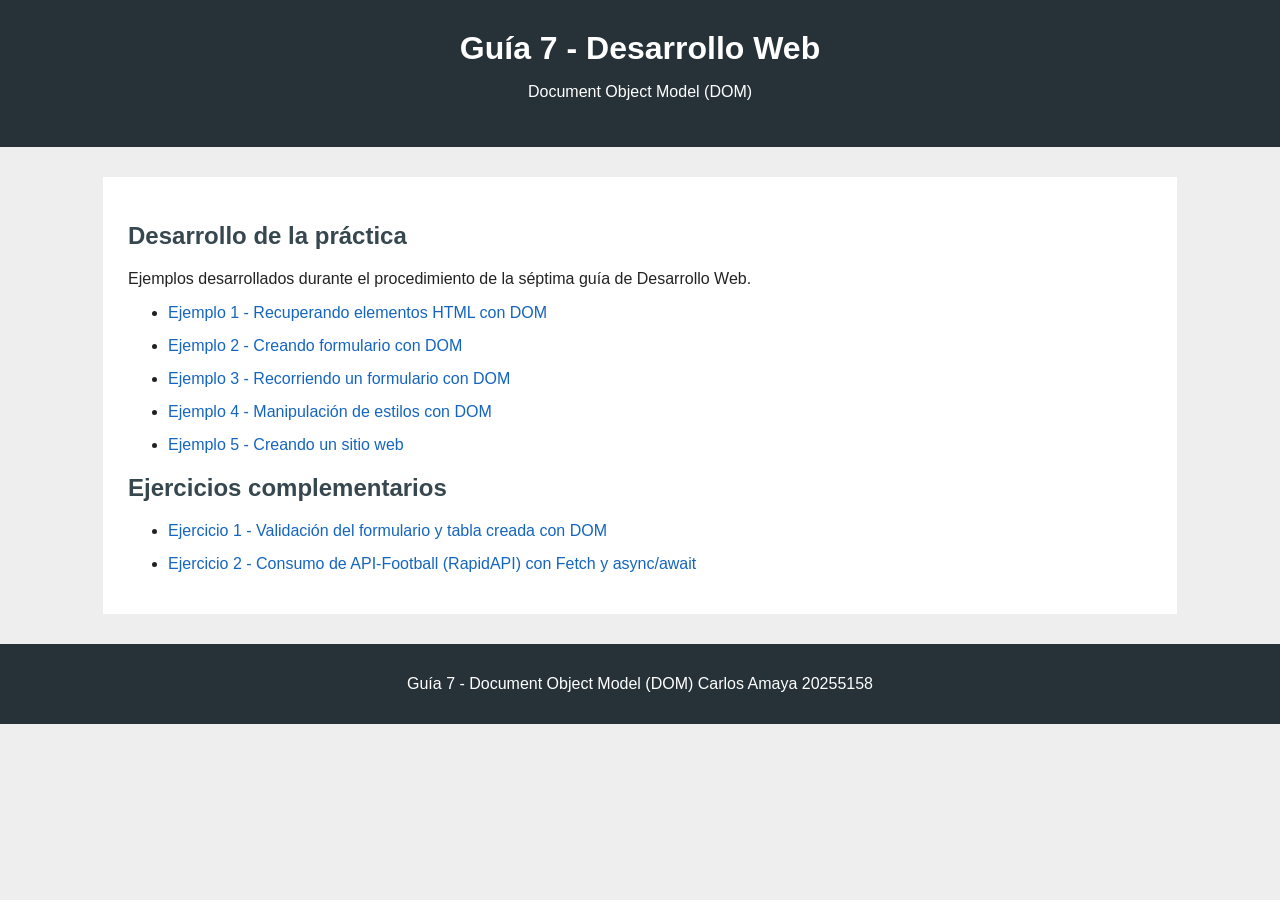
<file: index.html>
<!DOCTYPE html>

<html lang="es">

<head>
    <meta charset="UTF-8">
    <meta name="viewport" content="width=device-width, initial-scale=1.0">
    <title>Guía 7 - Desarrollo Web</title>
    <link rel="icon" href="img/js.png" sizes="32x32" type="image/png">
    <link rel="stylesheet" href="css/estilosIndex.css">
</head>

<body>

    <header id="encabezado">
        <h1>Guía 7 - Desarrollo Web</h1>
        <p>Document Object Model (DOM)</p>
    </header>

    <main>

        <h2>Desarrollo de la práctica</h2>

        <p>
            Ejemplos desarrollados durante el procedimiento
            de la séptima guía de Desarrollo Web.
        </p>

        <ul>
            <li>
                <a href="indexDom.html">Ejemplo 1 - Recuperando elementos HTML con DOM</a>
            </li>

            <li>
                <a href="pages/ejemplo1.html">Ejemplo 2 - Creando formulario con DOM</a>
            </li>

            <li>
                <a href="pages/ejemplo2.html">Ejemplo 3 - Recorriendo un formulario con DOM</a>
            </li>

            <li>
                <a href="pages/ejemplo3.html">Ejemplo 4 - Manipulación de estilos con DOM</a>
            </li>

            <li>
                <a href="pages/ejemplo4.html">Ejemplo 5 - Creando un sitio web</a>
            </li>
        </ul>

        <h2>Ejercicios complementarios</h2>

        <ul>
            <li>
                <a href="pages/validacion.html">Ejercicio 1 - Validación del formulario y tabla creada con DOM</a>
            </li>

            <li>
                <a href="pages/apiFutbol.html">Ejercicio 2 - Consumo de API-Football (RapidAPI) con Fetch y async/await</a>
            </li>
        </ul>

    </main>

    <footer id="pie">
        <p>Guía 7 - Document Object Model (DOM) Carlos Amaya 20255158</p>
    </footer>

</body>

</html>
</file>
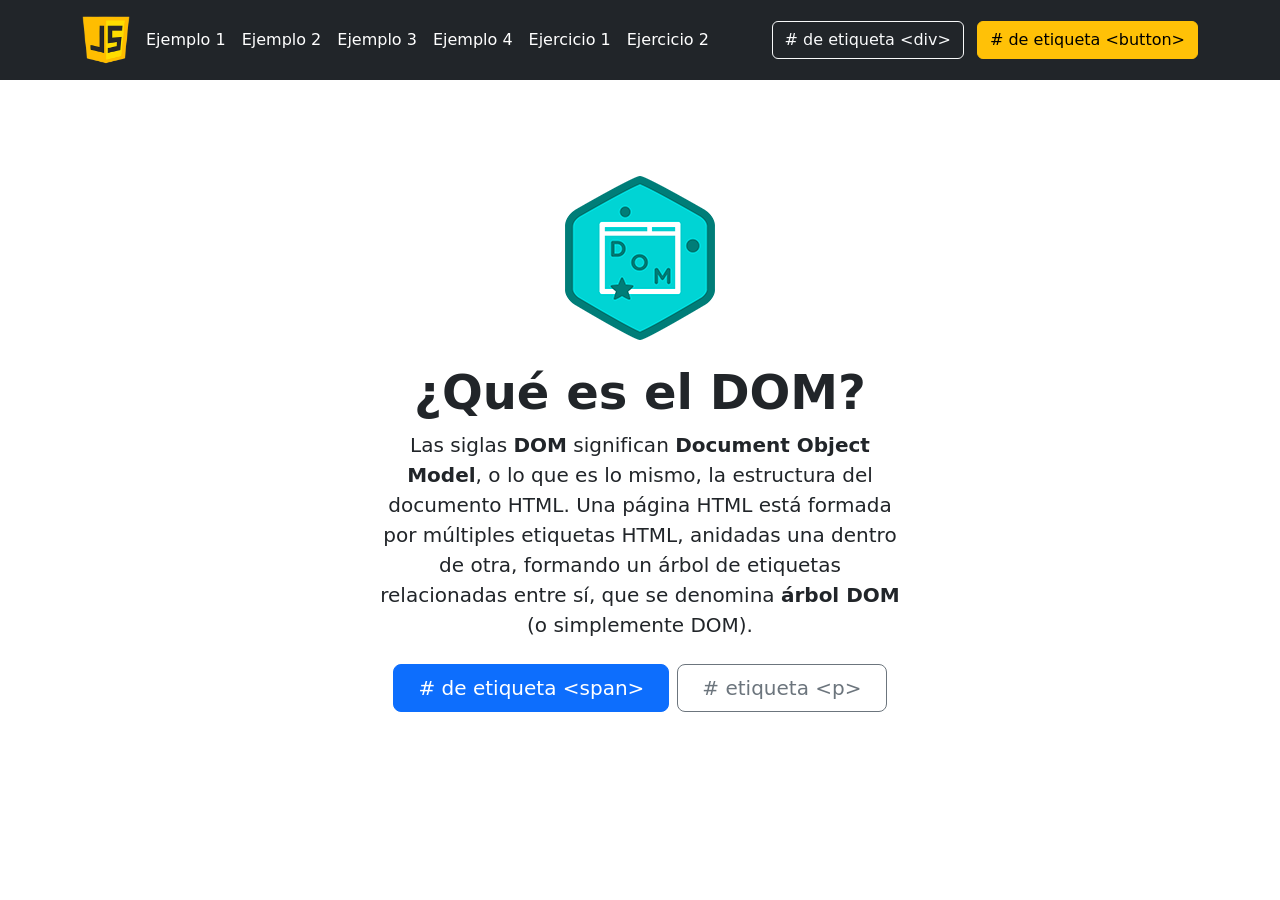
<file: indexDom.html>
<!doctype html>
<html lang="es">

<head>
    <meta charset="UTF-8" />
    <meta http-equiv="X-UA-Compatible" content="IE=edge" />
    <meta name="viewport" content="width=device-width, initial-scale=1.0" />
    <link href="bootstrap/css/bootstrap.min.css" rel="stylesheet" />
    <link href="css/styles.css" rel="stylesheet" />
    <link rel="icon" href="img/js.png" sizes="32x32" type="image/png" />
    <title>Guía 7 - Ejemplo 1</title>

</head>

<body>

    <header class="p-3 text-bg-dark">
        <div class="container">
            <div class="d-flex flex-wrap align-items-center justify-content-center justify-content-lg-start">
                <a href="index.html" class="d-flex align-items-center mb-2 mb-lg-0 text-white text-decoration-none">
                    <img src="./img/js.png" class="bi me-2" width="48" height="48">
                </a>

                <ul class="nav col-12 col-lg-auto me-lg-auto mb-2 justify-content-center mb-md-0">
                    <li><a href="pages/ejemplo1.html" class="nav-link px-2 text-white">Ejemplo 1</a></li>
                    <li><a href="pages/ejemplo2.html" class="nav-link px-2 text-white">Ejemplo 2</a></li>
                    <li><a href="pages/ejemplo3.html" class="nav-link px-2 text-white">Ejemplo 3</a></li>
                    <li><a href="pages/ejemplo4.html" class="nav-link px-2 text-white">Ejemplo 4</a></li>
                    <li><a href="pages/validacion.html" class="nav-link px-2 text-white">Ejercicio 1</a></li>
                    <li><a href="pages/apiFutbol.html" class="nav-link px-2 text-white">Ejercicio 2</a></li>
                </ul>   
                
                <div class="text-end">
                    <button type="button" id="idBtnDiv" class="btn btn-outline-light me-2"># de etiqueta &lt;div&gt;</button>
                    <button type="button" id="idBtnButton" class="btn btn-warning"># de etiqueta &lt;button&gt;</button>
                </div>
            </div>
        </div>
    </header>

    <div class="container">
        <div class="px-4 py-5 my-5 text-center">
            <img class="d-block mx-auto mb-4" src="./img/dom.png" alt="Documente Object Model">
            <h1 class="display-5 fw-bold">¿Qué es el DOM?</h1>
            <div class="col-lg-6 mx-auto">
                <p class="lead mb-4">
                    Las siglas <span class="fw-bold">DOM</span> significan <span class="fw-bold">Document Object Model</span>, 
                    o lo que es lo mismo, la estructura del documento HTML. Una página HTML está formada por múltiples etiquetas HTML, 
                    anidadas una dentro de otra, formando un árbol de etiquetas relacionadas entre sí, que se 
                    denomina <span class="fw-bold">árbol DOM</span> (o simplemente DOM).
                </p>
                <div class="d-grid gap-2 d-sm-flex justify-content-sm-center">
                    <button type="button" id="idBtnSpan" class="btn btn-primary btn-lg px-4 gap-3"># de etiqueta &lt;span&gt;</button>
                    <button type="button" id="idBtnP" class="btn btn-outline-secondary btn-lg px-4"># etiqueta &lt;p&gt;</button>
                </div>
            </div>
        </div>       

    </div>


    <script src="bootstrap/js/bootstrap.bundle.min.js"></script>
    <script src="js/index.js" defer></script>

</body>

</html>
</file>
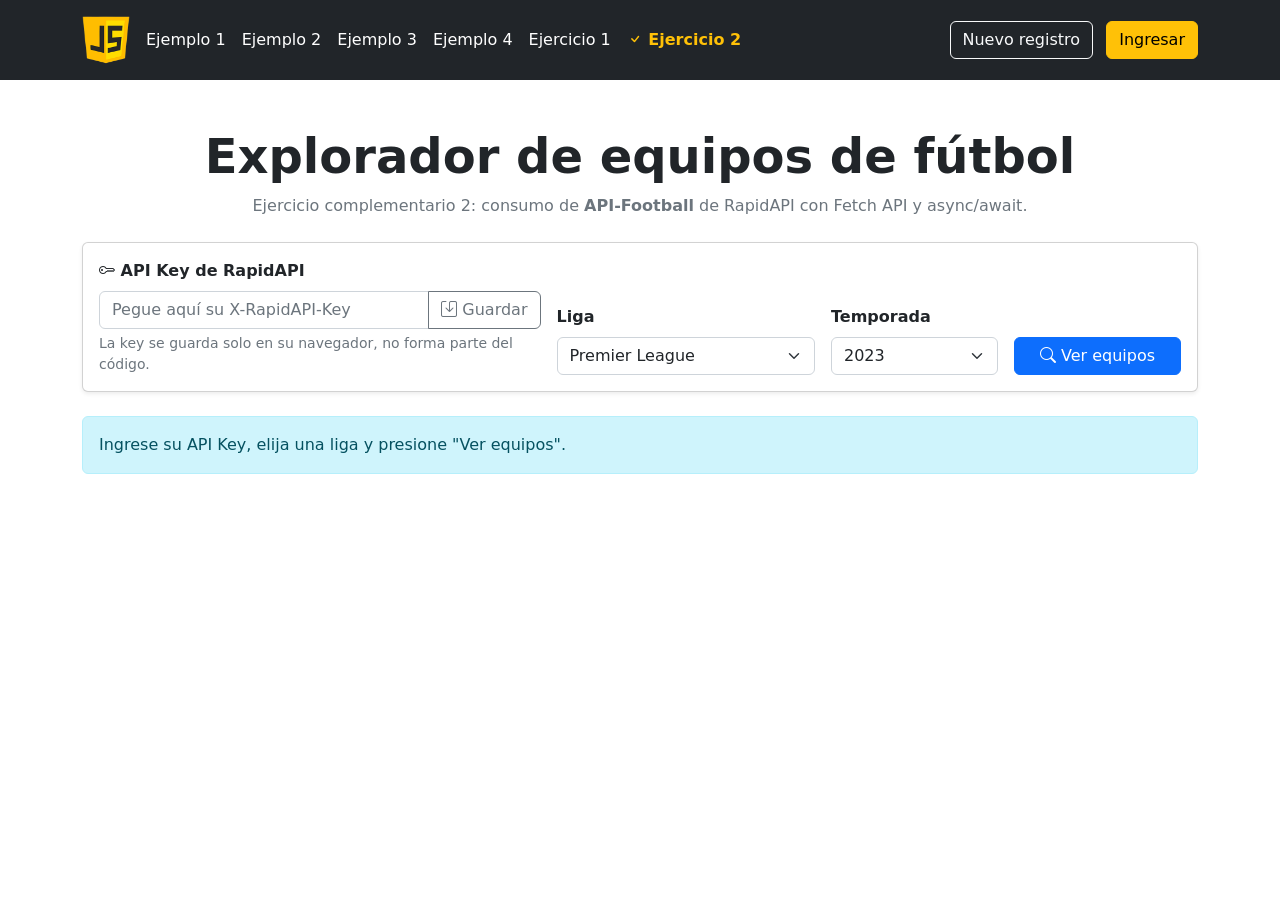
<file: pages/apiFutbol.html>
<!doctype html>
<html lang="es">

<head>
    <meta charset="UTF-8" />
    <meta http-equiv="X-UA-Compatible" content="IE=edge" />
    <meta name="viewport" content="width=device-width, initial-scale=1.0" />
    <link href="../bootstrap/css/bootstrap.min.css" rel="stylesheet" />
    <link href="../css/styles.css" rel="stylesheet" />
    <link href="../css/apiFutbol.css" rel="stylesheet" />
    <link rel="icon" href="../img/js.png" sizes="32x32" type="image/png" />
    <title>Guía 7 - Ejercicio 2</title>

</head>

<body>

    <header class="p-3 text-bg-dark">
        <div class="container">
            <div class="d-flex flex-wrap align-items-center justify-content-center justify-content-lg-start">
                <a href="../indexDom.html" class="d-flex align-items-center mb-2 mb-lg-0 text-white text-decoration-none">
                    <img src="../img/js.png" class="bi me-2" width="48" height="48">
                </a>

                <ul class="nav col-12 col-lg-auto me-lg-auto mb-2 justify-content-center mb-md-0">
                    <li><a href="../pages/ejemplo1.html" class="nav-link px-2 text-white">Ejemplo 1</a></li>
                    <li><a href="../pages/ejemplo2.html" class="nav-link px-2 text-white">Ejemplo 2</a></li>
                    <li><a href="../pages/ejemplo3.html" class="nav-link px-2 text-white">Ejemplo 3</a></li>
                    <li><a href="../pages/ejemplo4.html" class="nav-link px-2 text-white">Ejemplo 4</a></li>
                    <li><a href="../pages/validacion.html" class="nav-link px-2 text-white">Ejercicio 1</a></li>
                    <li><a href="../pages/apiFutbol.html" class="nav-link px-2 text-warning fw-bold">
                            <i class="bi bi-check"></i> Ejercicio 2
                        </a></li>
                </ul>

                <div class="text-end">
                    <button type="button" id="idBtnDiv" class="btn btn-outline-light me-2">Nuevo registro</button>
                    <button type="button" id="idBtnButton" class="btn btn-warning">Ingresar</button>
                </div>
            </div>
        </div>
    </header>

    <div class="container py-5">
        <h1 class="display-5 fw-bold text-center">Explorador de equipos de fútbol</h1>
        <p class="text-center text-muted mb-4">
            Ejercicio complementario 2: consumo de <span class="fw-bold">API-Football</span> de RapidAPI con Fetch API y async/await.
        </p>

        <div class="card shadow-sm mb-4">
            <div class="card-body">
                <form class="row g-3 align-items-end" onsubmit="return false">
                    <div class="col-lg-5">
                        <label for="idApiKey" class="form-label fw-bold">
                            <i class="bi bi-key"></i> API Key de RapidAPI
                        </label>
                        <div class="input-group">
                            <input type="password" class="form-control" id="idApiKey" autocomplete="off"
                                placeholder="Pegue aquí su X-RapidAPI-Key">
                            <button type="button" class="btn btn-outline-secondary" id="idBtnGuardarKey">
                                <i class="bi bi-save"></i> Guardar
                            </button>
                        </div>
                        <div class="form-text">La key se guarda solo en su navegador, no forma parte del código.</div>
                    </div>
                    <div class="col-sm-6 col-lg-3">
                        <label for="idCmbLiga" class="form-label fw-bold">Liga</label>
                        <select class="form-select" id="idCmbLiga">
                            <option value="39" selected>Premier League</option>
                            <option value="140">La Liga</option>
                            <option value="135">Serie A</option>
                            <option value="78">Bundesliga</option>
                            <option value="61">Ligue 1</option>
                        </select>
                    </div>
                    <div class="col-sm-6 col-lg-2">
                        <label for="idCmbTemporada" class="form-label fw-bold">Temporada</label>
                        <select class="form-select" id="idCmbTemporada">
                            <option value="2023" selected>2023</option>
                            <option value="2022">2022</option>
                            <option value="2021">2021</option>
                        </select>
                    </div>
                    <div class="col-lg-2 d-grid">
                        <button type="button" class="btn btn-primary" id="idBtnCargar">
                            <i class="bi bi-search"></i> Ver equipos
                        </button>
                    </div>
                </form>
            </div>
        </div>

        <div id="idEstado" class="alert alert-info" role="status">
            Ingrese su API Key, elija una liga y presione "Ver equipos".
        </div>

        <div id="idEquipos" class="row row-cols-1 row-cols-sm-2 row-cols-lg-4 g-3 mb-4"></div>

        <div id="idDetalle"></div>
    </div>

    <script src="../bootstrap/js/bootstrap.bundle.min.js"></script>
    <script src="../js/apiFutbol.js" defer></script>

</body>

</html>
</file>
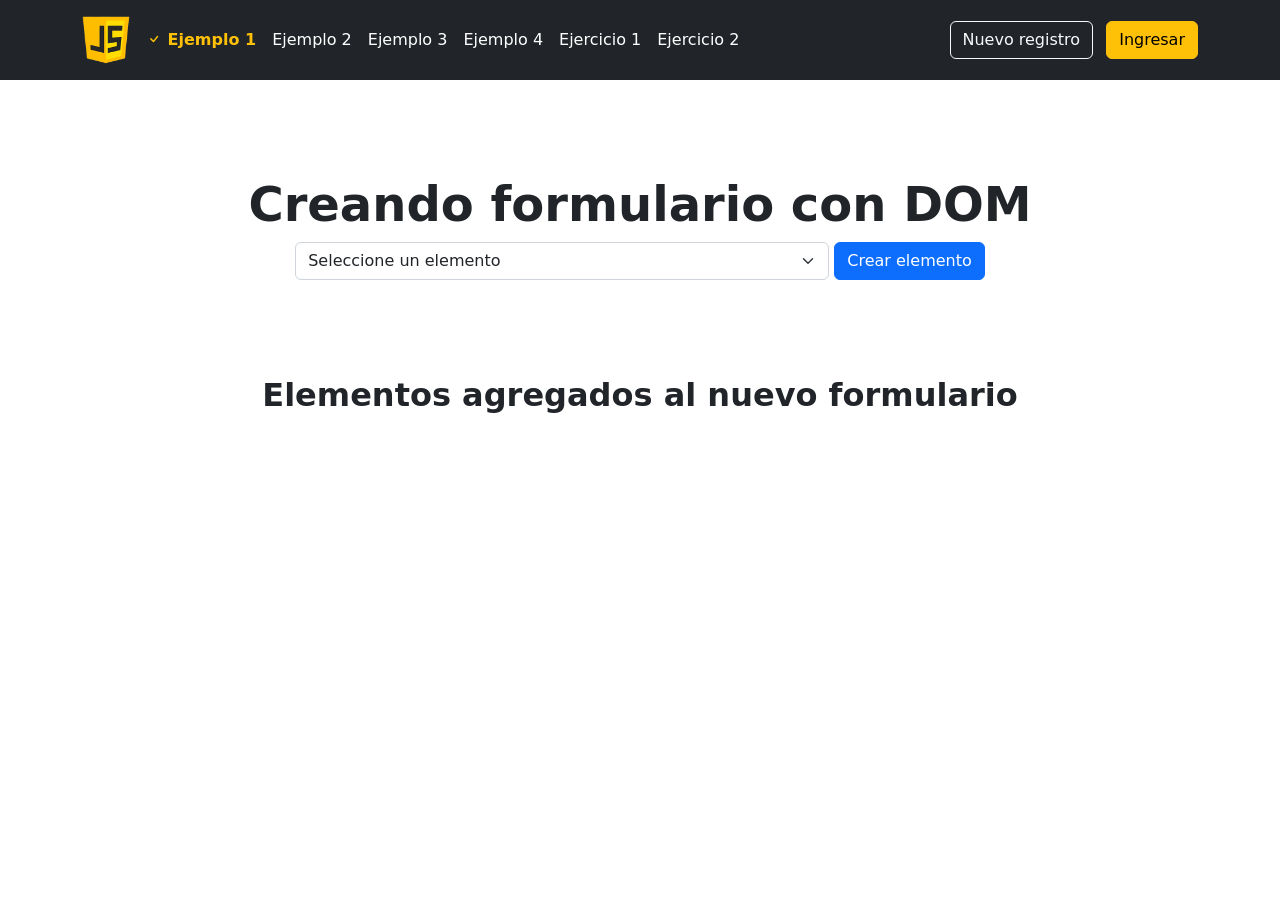
<file: pages/ejemplo1.html>
<!doctype html>
<html lang="es">

<head>
    <meta charset="UTF-8" />
    <meta http-equiv="X-UA-Compatible" content="IE=edge" />
    <meta name="viewport" content="width=device-width, initial-scale=1.0" />
    <link href="../bootstrap/css/bootstrap.min.css" rel="stylesheet" />
    <link href="../css/styles.css" rel="stylesheet" />
    <link rel="icon" href="../img/js.png" sizes="32x32" type="image/png" />
    <title>Guía 7 - Ejemplo 2</title>

</head>

<body>

    <header class="p-3 text-bg-dark">
        <div class="container">
            <div class="d-flex flex-wrap align-items-center justify-content-center justify-content-lg-start">
                <a href="../indexDom.html" class="d-flex align-items-center mb-2 mb-lg-0 text-white text-decoration-none">
                    <img src="../img/js.png" class="bi me-2" width="48" height="48">
                </a>

                <ul class="nav col-12 col-lg-auto me-lg-auto mb-2 justify-content-center mb-md-0">
                    <li><a href="../pages/ejemplo1.html" class="nav-link px-2 text-warning fw-bold">
                            <i class="bi bi-check"></i> Ejemplo 1
                        </a></li>
                    <li><a href="../pages/ejemplo2.html" class="nav-link px-2 text-white">Ejemplo 2</a></li>
                    <li><a href="../pages/ejemplo3.html" class="nav-link px-2 text-white">Ejemplo 3</a></li>
                    <li><a href="../pages/ejemplo4.html" class="nav-link px-2 text-white">Ejemplo 4</a></li>
                    <li><a href="../pages/validacion.html" class="nav-link px-2 text-white">Ejercicio 1</a></li>
                    <li><a href="../pages/apiFutbol.html" class="nav-link px-2 text-white">Ejercicio 2</a></li>
                </ul>

                <div class="text-end">
                    <button type="button" id="idBtnDiv" class="btn btn-outline-light me-2">Nuevo registro</button>
                    <button type="button" id="idBtnButton" class="btn btn-warning">Ingresar</button>
                </div>
            </div>
        </div>
    </header>

    <div class="container">
        <div class="px-4 py-5 my-5 text-center">
            <h1 class="display-5 fw-bold">Creando formulario con DOM</h1>
            <form class="row g-0 text-center">
                <div class="col-sm-12">
                    <select class="form-select w-50 d-inline" id="idCmbElemento"
                        aria-label="Seleccione el elemento a crear">
                        <option value="" selected>Seleccione un elemento</option>
                        <option value="text"> &lt;input type="text" /&gt;</option>
                        <option value="number"> &lt;input type="number" /&gt;</option>
                        <option value="date"> &lt;input type="date" /&gt;</option>
                        <option value="password"> &lt;input type="password" /&gt;</option>
                        <option value="radio"> &lt;input type="radio" /&gt;</option>
                        <option value="checkbox"> &lt;input type="checkox"&gt;</option>
                        <option value="select"> &lt;select&gt;&lt;/select&gt;</option>
                        <option value="textarea"> &lt;textarea&gt;&lt;/textarea&gt;</option>
                    </select>

                    <button type="button" id="idBtnCrear" class="btn btn-primary d-inline">Crear elemento</button>
                </div>
            </form>
        </div>
        <div class="row">
            <div class="col-sm-12 text-center">
                <h2 class="fw-bold">Elementos agregados al nuevo formulario</h2>
            </div>
            <div class="col"></div>
            <div class="col">                
                <form id="idNewForm" class="row g-0"></form>
            </div>
            <div class="col"></div>
        </div>
    </div>

    <div class="modal fade" id="idModal" tabindex="-1" aria-labelledby="modalLabel" aria-hidden="true">
        <div class="modal-dialog">
            <div class="modal-content">
                <div class="modal-header">
                    <h1 class="modal-title fs-5" id="modalLabel">Agregando un nuevo control</h1>
                    <button type="button" class="btn-close" data-bs-dismiss="modal" aria-label="Close"></button>
                </div>
                <div class="modal-body">
                    <form id="idFormElemento">
                        <div class="form-floating mb-3">
                            <input type="text" class="form-control" id="idTituloElemento"
                                placeholder="Texto del control">
                            <label for="idTituloElemento">
                                <i class="bi bi-tag"></i> Titulo del control
                            </label>
                        </div>
                        <div class="form-floating mb-3">
                            <input type="text" class="form-control" id="idNombreElemento"
                                placeholder="Nombre del control">
                            <label for="idNombreElemento">
                                <i class="bi bi-tag"></i> Nombre del control
                            </label>
                        </div>
                    </form>
                </div>
                <div class="modal-footer">
                    <button type="button" class="btn btn-primary" id="idBtnAddElement" data-bs-dismiss="modal">
                        <i class="bi bi-plus-circle"></i> Agregar
                    </button>
                </div>
            </div>
        </div>
    </div>


    <script src="../bootstrap/js/bootstrap.bundle.min.js"></script>
    <script src="../js/ejemplo1.js" defer></script>

</body>

</html>
</file>
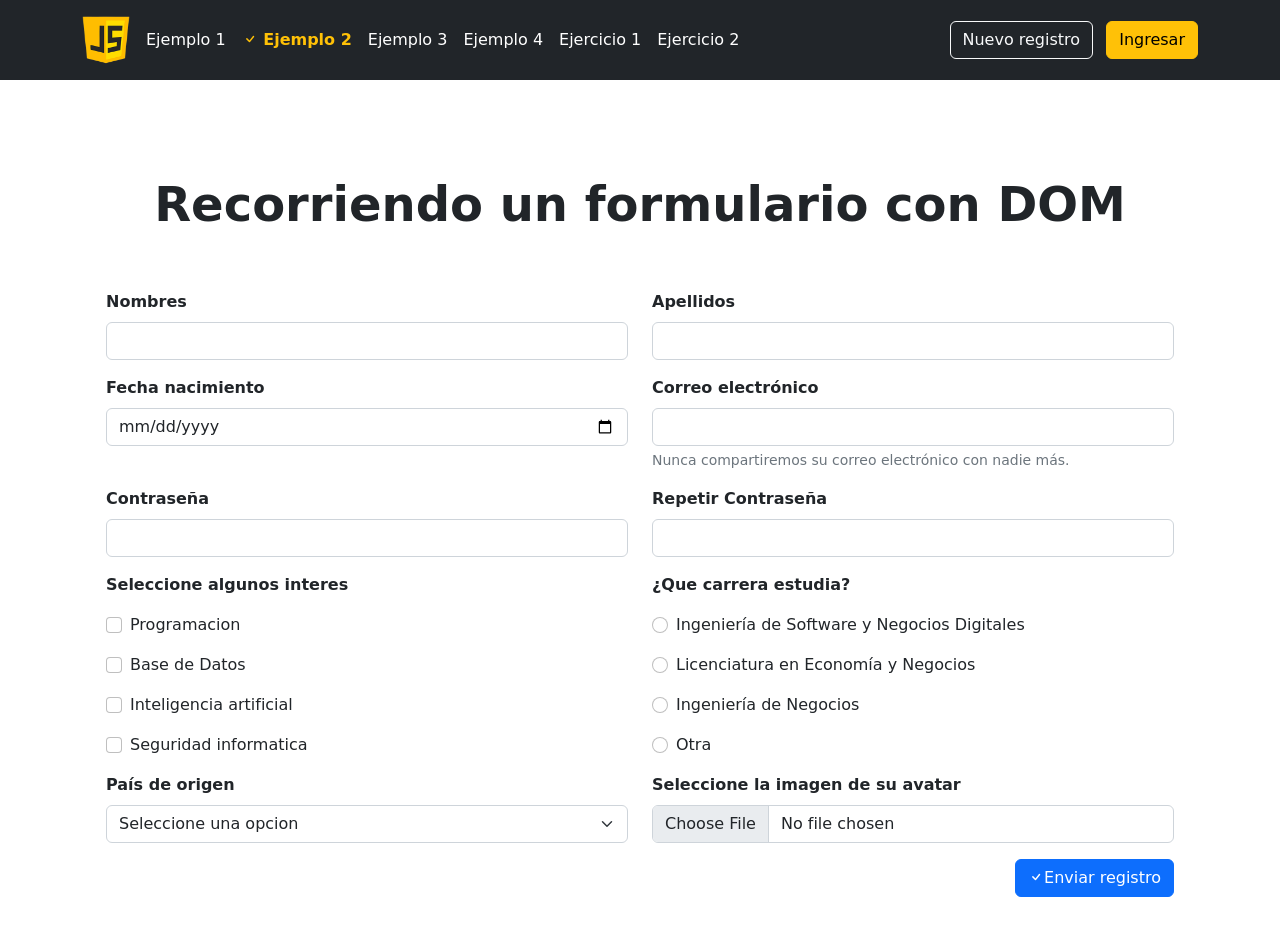
<file: pages/ejemplo2.html>
<!doctype html>
<html lang="es">

<head>
    <meta charset="UTF-8" />
    <meta http-equiv="X-UA-Compatible" content="IE=edge" />
    <meta name="viewport" content="width=device-width, initial-scale=1.0" />
    <link href="../bootstrap/css/bootstrap.min.css" rel="stylesheet" />
    <link href="../css/styles.css" rel="stylesheet" />
    <link rel="icon" href="../img/js.png" sizes="32x32" type="image/png" />
    <title>Guía 7 - Ejemplo 3</title>

</head>

<body>

    <header class="p-3 text-bg-dark">
        <div class="container">
            <div class="d-flex flex-wrap align-items-center justify-content-center justify-content-lg-start">
                <a href="../indexDom.html" class="d-flex align-items-center mb-2 mb-lg-0 text-white text-decoration-none">
                    <img src="../img/js.png" class="bi me-2" width="48" height="48">
                </a>

                <ul class="nav col-12 col-lg-auto me-lg-auto mb-2 justify-content-center mb-md-0">
                    <li><a href="../pages/ejemplo1.html" class="nav-link px-2 text-white">Ejemplo 1</a></li>
                    <li><a href="../pages/ejemplo2.html" class="nav-link px-2 text-warning fw-bold">
                            <i class="bi bi-check"></i> Ejemplo 2
                        </a></li>
                    <li><a href="../pages/ejemplo3.html" class="nav-link px-2 text-white">Ejemplo 3</a></li>
                    <li><a href="../pages/ejemplo4.html" class="nav-link px-2 text-white">Ejemplo 4</a></li>
                    <li><a href="../pages/validacion.html" class="nav-link px-2 text-white">Ejercicio 1</a></li>
                    <li><a href="../pages/apiFutbol.html" class="nav-link px-2 text-white">Ejercicio 2</a></li>
                </ul>

                <div class="text-end">
                    <button type="button" id="idBtnDiv" class="btn btn-outline-light me-2">Nuevo registro</button>
                    <button type="button" id="idBtnButton" class="btn btn-warning">Ingresar</button>
                </div>
            </div>
        </div>
    </header>

    <div class="container">
        <div class="row px-4 my-5">
            <div class="col-12">
                <h1 class="display-5 fw-bold text-center py-5 ">Recorriendo un formulario con DOM</h1>
                <form name="frmRegistro">
                    <div class="row">
                        <div class="col">
                            <div class="mb-3">
                                <label for="idNombre" class="form-label fw-bold">Nombres</label>
                                <input type="text" class="form-control" id="idNombre">
                            </div>
                        </div>
                        <div class="col">
                            <div class="mb-3">
                                <label for="idApellidos" class="form-label fw-bold">Apellidos</label>
                                <input type="text" class="form-control" id="idApellidos">
                            </div>
                        </div>
                    </div>
                    <div class="row">
                        <div class="col">
                            <div class="mb-3">
                                <label for="idFechaNac" class="form-label fw-bold">Fecha nacimiento</label>
                                <input type="date" class="form-control" id="idFechaNac">
                            </div>
                        </div>
                        <div class="col">
                            <div class="mb-3">
                                <label for="idCorreo" class="form-label fw-bold">Correo electrónico</label>
                                <input type="email" class="form-control" id="idCorreo"
                                    aria-describedby="idCorreoSugerencia">
                                <div id="idCorreoSugerencia" class="form-text">
                                    Nunca compartiremos su correo electrónico con nadie más.
                                </div>
                            </div>
                        </div>
                    </div>
                    <div class="row">
                        <div class="col">
                            <div class="mb-3">
                                <label for="idPassword" class="form-label fw-bold">Contraseña</label>
                                <input type="password" class="form-control" id="idPassword">
                            </div>
                        </div>
                        <div class="col">
                            <div class="mb-3">
                                <label for="idPasswordRepetir" class="form-label fw-bold">Repetir Contraseña</label>
                                <input type="password" class="form-control" id="idPasswordRepetir">
                            </div>
                        </div>
                    </div>

                    <div class="row">
                        <div class="col">
                            <div class="mb-3">
                                <span class="fw-bold">Seleccione algunos interes</span>
                            </div>
                            <div class="mb-3 form-check">
                                <input type="checkbox" class="form-check-input" id="idCkProgramacion">
                                <label class="form-check-label" for="idCkProgramacion">Programacion</label>
                            </div>
                            <div class="mb-3 form-check">
                                <input type="checkbox" class="form-check-input" id="idCkBD">
                                <label class="form-check-label" for="idCkBD">Base de Datos</label>
                            </div>
                            <div class="mb-3 form-check">
                                <input type="checkbox" class="form-check-input" id="idCkRedes">
                                <label class="form-check-label" for="idCkRedes">Inteligencia artificial</label>
                            </div>
                            <div class="mb-3 form-check">
                                <input type="checkbox" class="form-check-input" id="idCkSeguridad">
                                <label class="form-check-label" for="idCkSeguridad">Seguridad informatica</label>
                            </div>
                        </div>
                        <div class="col">
                            <div class="mb-3">
                                <span class="fw-bold">¿Que carrera estudia?</span>
                            </div>
                            <div class="mb-3 form-check">
                                <input type="radio" class="form-check-input" name="idRdCarrera" id="idRdIng">
                                <label class="form-check-label" for="idRdIng">Ingeniería de Software y Negocios Digitales</label>
                            </div>
                            <div class="mb-3 form-check">
                                <input type="radio" class="form-check-input" name="idRdCarrera" id="idRdLic">
                                <label class="form-check-label" for="idRdLic">Licenciatura en Economía y Negocios</label>
                            </div>
                            <div class="mb-3 form-check">
                                <input type="radio" class="form-check-input" name="idRdCarrera" id="idRdTec">
                                <label class="form-check-label" for="idRdTec">Ingeniería de Negocios</label>
                            </div>
                            <div class="mb-3 form-check">
                                <input type="radio" class="form-check-input" name="idRdCarrera" id="idRdOtro">
                                <label class="form-check-label" for="idRdOtro">Otra</label>
                            </div>
                        </div>
                    </div>
                    <div class="row">
                        <div class="col">
                            <div class="mb-3">
                                <label for="idCmPais" class="form-label fw-bold">País de origen</label>
                                <select class="form-select" id="idCmPais">
                                    <option selected>Seleccione una opcion</option>
                                    <option value="1">EL Salvador</option>
                                    <option value="2">Guatemala</option>
                                    <option value="3">Honduras</option>
                                    <option value="4">Panama</option>
                                    <option value="5">Costa Rica</option>
                                    <option value="6">Belice</option>
                                    <option value="7">Nicaragua</option>
                                    <option value="8">Otro</option>
                                </select>
                            </div>
                        </div>
                        <div class="col">
                            <div class="mb-3">
                                <label for="idArchivo" class="form-label fw-bold">Seleccione la imagen de su
                                    avatar</label>
                                <input class="form-control" type="file" id="idArchivo">
                            </div>
                        </div>
                    </div>
                    <div class="row">
                        <div class="col text-end">
                            <button type="button" class="btn btn-primary" name="btnRegistro"><i
                                    class="bi bi-check"></i>Enviar
                                registro</button>
                        </div>
                    </div>
                </form>
            </div>
        </div>
    </div>
    <div class="modal fade" id="idModal" tabindex="-1" aria-labelledby="modalLabel" aria-hidden="true">
        <div class="modal-dialog">
            <div class="modal-content">
                <div class="modal-header">
                    <h1 class="modal-title fs-5" id="modalLabel">Elementos del formulario</h1>
                    <button type="button" class="btn-close" data-bs-dismiss="modal" aria-label="Close"></button>
                </div>
                <div class="modal-body" id="idBodyModal">                    
                </div>
                <div class="modal-footer">
                    <button type="button" class="btn btn-primary" data-bs-dismiss="modal">
                        <i class="bi bi-x-circle"></i> Cerrar
                    </button>
                </div>
            </div>
        </div>
    </div>
    <script src="../bootstrap/js/bootstrap.bundle.min.js"></script>
    <script src="../js/ejemplo2.js" defer></script>

</body>

</html>
</file>
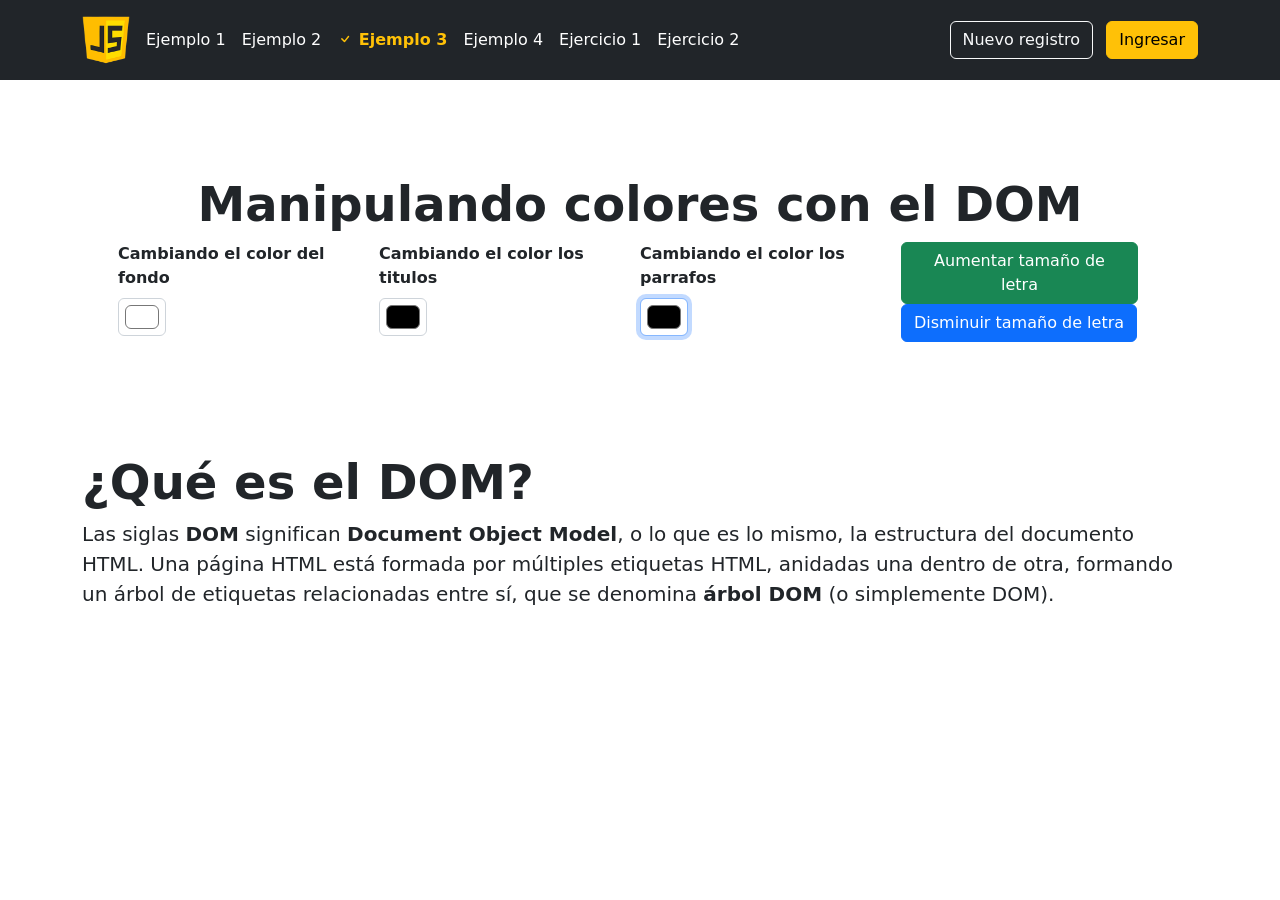
<file: pages/ejemplo3.html>
<!doctype html>
<html lang="es">

<head>
    <meta charset="UTF-8" />
    <meta http-equiv="X-UA-Compatible" content="IE=edge" />
    <meta name="viewport" content="width=device-width, initial-scale=1.0" />
    <link href="../bootstrap/css/bootstrap.min.css" rel="stylesheet" />
    <link href="../css/styles.css" rel="stylesheet" />
    <link rel="icon" href="../img/js.png" sizes="32x32" type="image/png" />
    <title>Guía 7 - Ejemplo 4</title>

</head>

<body>

    <header class="p-3 text-bg-dark">
        <div class="container">
            <div class="d-flex flex-wrap align-items-center justify-content-center justify-content-lg-start">
                <a href="../indexDom.html" class="d-flex align-items-center mb-2 mb-lg-0 text-white text-decoration-none">
                    <img src="../img/js.png" class="bi me-2" width="48" height="48">
                </a>

                <ul class="nav col-12 col-lg-auto me-lg-auto mb-2 justify-content-center mb-md-0">
                    <li><a href="../pages/ejemplo1.html" class="nav-link px-2 text-white">Ejemplo 1</a></li>
                    <li><a href="../pages/ejemplo2.html" class="nav-link px-2 text-white">Ejemplo 2</a></li>
                    <li><a href="../pages/ejemplo3.html" class="nav-link px-2 text-warning fw-bold">
                            <i class="bi bi-check"></i> Ejemplo 3
                        </a></li>
                    <li><a href="../pages/ejemplo4.html" class="nav-link px-2 text-white">Ejemplo 4</a></li>
                    <li><a href="../pages/validacion.html" class="nav-link px-2 text-white">Ejercicio 1</a></li>
                    <li><a href="../pages/apiFutbol.html" class="nav-link px-2 text-white">Ejercicio 2</a></li>
                </ul>

                <div class="text-end">
                    <button type="button" id="idBtnDiv" class="btn btn-outline-light me-2">Nuevo registro</button>
                    <button type="button" id="idBtnButton" class="btn btn-warning">Ingresar</button>
                </div>
            </div>
        </div>
    </header>

    <div class="container">
        <div class="px-4 py-5 my-5">
            <h1 class="display-5 text-center fw-bold">Manipulando colores con el DOM</h1>
            <form class="row g-0">
                <div class="row">
                    <div class="col">
                        <div class="mb-3">
                            <label for="idFondo" class="form-label fw-bold">Cambiando el color del fondo</label>
                            <input type="color" class="form-control form-control-color" id="idFondo" name="idFondo"
                                title="Modificando el color del fondo">
                        </div>
                    </div>
                    <div class="col">
                        <div class="mb-3">
                            <label for="idTitulos" class="form-label fw-bold">Cambiando el color los titulos</label>
                            <input type="color" class="form-control form-control-color" id="idTitulos" name="idTitulos"
                                title="Modificando el color de los titulos">
                        </div>
                    </div>
                    <div class="col">
                        <div class="mb-3">
                            <label for="idParrafos" class="form-label fw-bold">Cambiando el color los parrafos</label>
                            <input type="color" class="form-control form-control-color" id="idParrafos"
                                name="idParrafos" title="Modificando el color de los titulos">
                        </div>
                    </div>
                    <div class="col">
                        <div class="mb-3">
                            <button type="button" id="idBtnAumentar" class="btn btn-success">Aumentar tamaño de
                                letra</button>
                            <button type="button" id="idBtnDisminuir" class="btn btn-primary">Disminuir tamaño de
                                letra</button>
                        </div>
                    </div>
                </div>
            </form>
        </div>
        <div class="row">
            <div class="col  mx-auto">
                <h1 class="display-5 fw-bold">¿Qué es el DOM?</h1>
                <p class="lead mb-4">
                    Las siglas <span class="fw-bold">DOM</span> significan <span class="fw-bold">Document
                        Object Model</span>,
                    o lo que es lo mismo, la estructura del documento HTML. Una página HTML está formada por
                    múltiples etiquetas HTML,
                    anidadas una dentro de otra, formando un árbol de etiquetas relacionadas entre sí, que
                    se
                    denomina <span class="fw-bold">árbol DOM</span> (o simplemente DOM).
                </p>
            </div>
        </div>
    </div>


    <script src="../bootstrap/js/bootstrap.bundle.min.js"></script>
    <script src="../js/ejemplo3.js" defer></script>

</body>

</html>
</file>
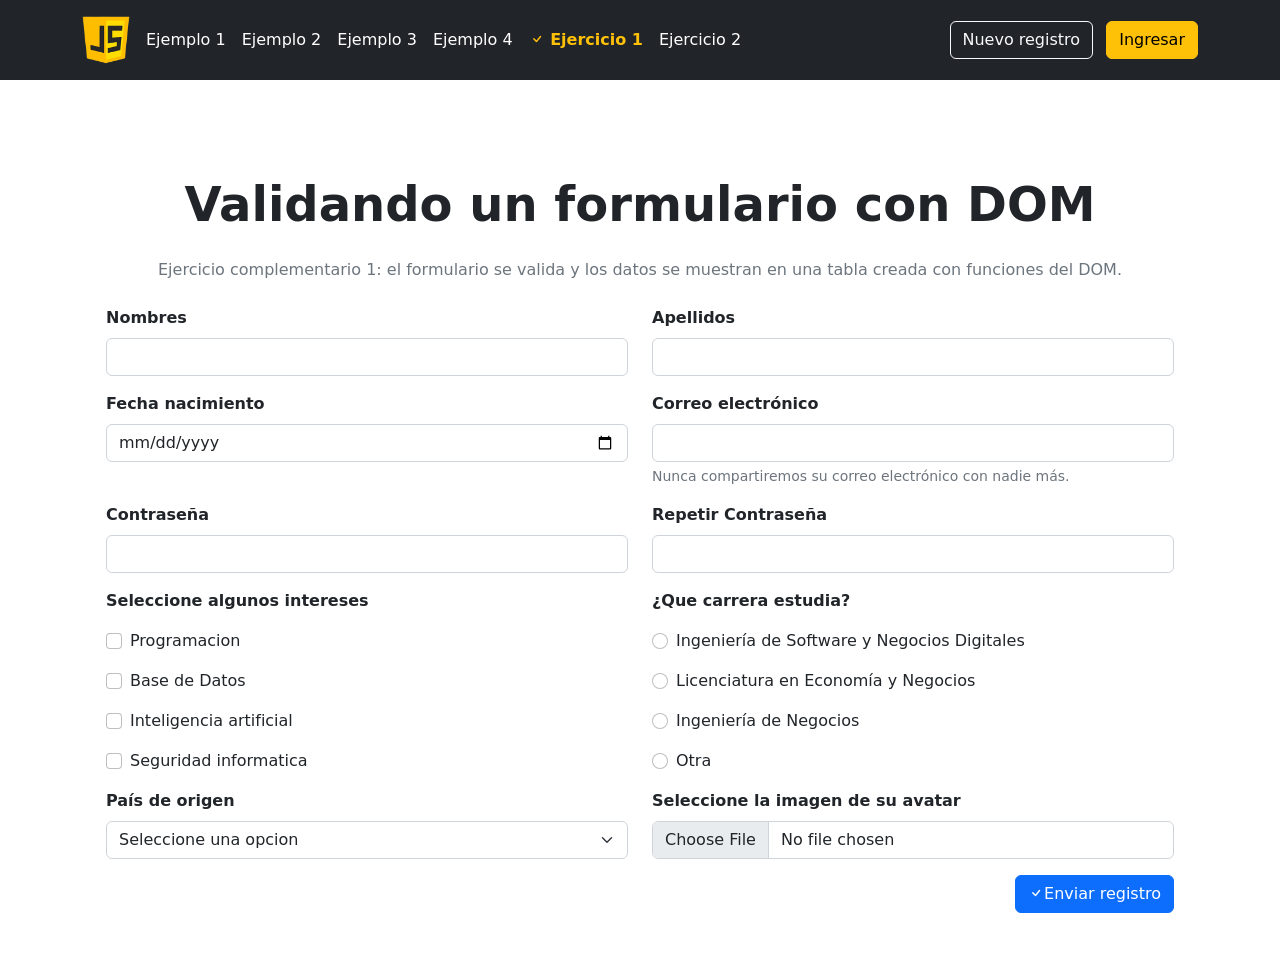
<file: pages/validacion.html>
<!doctype html>
<html lang="es">

<head>
    <meta charset="UTF-8" />
    <meta http-equiv="X-UA-Compatible" content="IE=edge" />
    <meta name="viewport" content="width=device-width, initial-scale=1.0" />
    <link href="../bootstrap/css/bootstrap.min.css" rel="stylesheet" />
    <link href="../css/styles.css" rel="stylesheet" />
    <link rel="icon" href="../img/js.png" sizes="32x32" type="image/png" />
    <title>Guía 7 - Ejercicio 1</title>

</head>

<body>

    <header class="p-3 text-bg-dark">
        <div class="container">
            <div class="d-flex flex-wrap align-items-center justify-content-center justify-content-lg-start">
                <a href="../indexDom.html" class="d-flex align-items-center mb-2 mb-lg-0 text-white text-decoration-none">
                    <img src="../img/js.png" class="bi me-2" width="48" height="48">
                </a>

                <ul class="nav col-12 col-lg-auto me-lg-auto mb-2 justify-content-center mb-md-0">
                    <li><a href="../pages/ejemplo1.html" class="nav-link px-2 text-white">Ejemplo 1</a></li>
                    <li><a href="../pages/ejemplo2.html" class="nav-link px-2 text-white">Ejemplo 2</a></li>
                    <li><a href="../pages/ejemplo3.html" class="nav-link px-2 text-white">Ejemplo 3</a></li>
                    <li><a href="../pages/ejemplo4.html" class="nav-link px-2 text-white">Ejemplo 4</a></li>
                    <li><a href="../pages/validacion.html" class="nav-link px-2 text-warning fw-bold">
                            <i class="bi bi-check"></i> Ejercicio 1
                        </a></li>
                    <li><a href="../pages/apiFutbol.html" class="nav-link px-2 text-white">Ejercicio 2</a></li>
                </ul>

                <div class="text-end">
                    <button type="button" id="idBtnDiv" class="btn btn-outline-light me-2">Nuevo registro</button>
                    <button type="button" id="idBtnButton" class="btn btn-warning">Ingresar</button>
                </div>
            </div>
        </div>
    </header>

    <div class="container">
        <div class="row px-4 my-5">
            <div class="col-12">
                <h1 class="display-5 fw-bold text-center pt-5 pb-3">Validando un formulario con DOM</h1>
                <p class="text-center text-muted mb-4">Ejercicio complementario 1: el formulario se valida y los datos se muestran en una tabla creada con funciones del DOM.</p>
                <div class="alert alert-danger d-none" id="idErrores" role="alert"></div>
                <form name="frmRegistro" novalidate>
                    <div class="row">
                        <div class="col">
                            <div class="mb-3">
                                <label for="idNombre" class="form-label fw-bold">Nombres</label>
                                <input type="text" class="form-control" id="idNombre">
                            </div>
                        </div>
                        <div class="col">
                            <div class="mb-3">
                                <label for="idApellidos" class="form-label fw-bold">Apellidos</label>
                                <input type="text" class="form-control" id="idApellidos">
                            </div>
                        </div>
                    </div>
                    <div class="row">
                        <div class="col">
                            <div class="mb-3">
                                <label for="idFechaNac" class="form-label fw-bold">Fecha nacimiento</label>
                                <input type="date" class="form-control" id="idFechaNac">
                            </div>
                        </div>
                        <div class="col">
                            <div class="mb-3">
                                <label for="idCorreo" class="form-label fw-bold">Correo electrónico</label>
                                <input type="email" class="form-control" id="idCorreo"
                                    aria-describedby="idCorreoSugerencia">
                                <div id="idCorreoSugerencia" class="form-text">
                                    Nunca compartiremos su correo electrónico con nadie más.
                                </div>
                            </div>
                        </div>
                    </div>
                    <div class="row">
                        <div class="col">
                            <div class="mb-3">
                                <label for="idPassword" class="form-label fw-bold">Contraseña</label>
                                <input type="password" class="form-control" id="idPassword">
                            </div>
                        </div>
                        <div class="col">
                            <div class="mb-3">
                                <label for="idPasswordRepetir" class="form-label fw-bold">Repetir Contraseña</label>
                                <input type="password" class="form-control" id="idPasswordRepetir">
                            </div>
                        </div>
                    </div>

                    <div class="row">
                        <div class="col" id="idIntereses">
                            <div class="mb-3">
                                <span class="fw-bold">Seleccione algunos intereses</span>
                            </div>
                            <div class="mb-3 form-check">
                                <input type="checkbox" class="form-check-input" id="idCkProgramacion">
                                <label class="form-check-label" for="idCkProgramacion">Programacion</label>
                            </div>
                            <div class="mb-3 form-check">
                                <input type="checkbox" class="form-check-input" id="idCkBD">
                                <label class="form-check-label" for="idCkBD">Base de Datos</label>
                            </div>
                            <div class="mb-3 form-check">
                                <input type="checkbox" class="form-check-input" id="idCkRedes">
                                <label class="form-check-label" for="idCkRedes">Inteligencia artificial</label>
                            </div>
                            <div class="mb-3 form-check">
                                <input type="checkbox" class="form-check-input" id="idCkSeguridad">
                                <label class="form-check-label" for="idCkSeguridad">Seguridad informatica</label>
                            </div>
                        </div>
                        <div class="col">
                            <div class="mb-3">
                                <span class="fw-bold">¿Que carrera estudia?</span>
                            </div>
                            <div class="mb-3 form-check">
                                <input type="radio" class="form-check-input" name="idRdCarrera" id="idRdIng">
                                <label class="form-check-label" for="idRdIng">Ingeniería de Software y Negocios Digitales</label>
                            </div>
                            <div class="mb-3 form-check">
                                <input type="radio" class="form-check-input" name="idRdCarrera" id="idRdLic">
                                <label class="form-check-label" for="idRdLic">Licenciatura en Economía y Negocios</label>
                            </div>
                            <div class="mb-3 form-check">
                                <input type="radio" class="form-check-input" name="idRdCarrera" id="idRdTec">
                                <label class="form-check-label" for="idRdTec">Ingeniería de Negocios</label>
                            </div>
                            <div class="mb-3 form-check">
                                <input type="radio" class="form-check-input" name="idRdCarrera" id="idRdOtro">
                                <label class="form-check-label" for="idRdOtro">Otra</label>
                            </div>
                        </div>
                    </div>
                    <div class="row">
                        <div class="col">
                            <div class="mb-3">
                                <label for="idCmPais" class="form-label fw-bold">País de origen</label>
                                <select class="form-select" id="idCmPais">
                                    <option value="" selected>Seleccione una opcion</option>
                                    <option value="1">EL Salvador</option>
                                    <option value="2">Guatemala</option>
                                    <option value="3">Honduras</option>
                                    <option value="4">Panama</option>
                                    <option value="5">Costa Rica</option>
                                    <option value="6">Belice</option>
                                    <option value="7">Nicaragua</option>
                                    <option value="8">Otro</option>
                                </select>
                            </div>
                        </div>
                        <div class="col">
                            <div class="mb-3">
                                <label for="idArchivo" class="form-label fw-bold">Seleccione la imagen de su
                                    avatar</label>
                                <input class="form-control" type="file" id="idArchivo" accept="image/*">
                            </div>
                        </div>
                    </div>
                    <div class="row">
                        <div class="col text-end">
                            <button type="button" class="btn btn-primary" name="btnRegistro"><i
                                    class="bi bi-check"></i>Enviar
                                registro</button>
                        </div>
                    </div>
                </form>
            </div>
        </div>
    </div>
    <div class="modal fade" id="idModal" tabindex="-1" aria-labelledby="modalLabel" aria-hidden="true">
        <div class="modal-dialog modal-lg">
            <div class="modal-content">
                <div class="modal-header">
                    <h1 class="modal-title fs-5" id="modalLabel">Información registrada</h1>
                    <button type="button" class="btn-close" data-bs-dismiss="modal" aria-label="Close"></button>
                </div>
                <div class="modal-body" id="idBodyModal">                    
                </div>
                <div class="modal-footer">
                    <button type="button" class="btn btn-primary" data-bs-dismiss="modal">
                        <i class="bi bi-x-circle"></i> Cerrar
                    </button>
                </div>
            </div>
        </div>
    </div>
    <script src="../bootstrap/js/bootstrap.bundle.min.js"></script>
    <script src="../js/validacion.js" defer></script>

</body>

</html>
</file>
<file: css/estilosIndex.css>
body {
    background-color: #eeeeee;
    color: #222222;
    font-family: Arial, sans-serif;
    margin: 0;
}

main {
    width: 80%;
    margin: 30px auto;
    background-color: white;
    padding: 25px;
}

main h2 {
    color: #37474f;
}

li {
    margin-bottom: 15px;
}

a {
    color: #1565c0;
    text-decoration: none;
}

a:hover {
    text-decoration: underline;
}

#encabezado {
    background-color: #263238;
    color: white;
    text-align: center;
    padding: 30px;
}

#encabezado h1 {
    margin: 0;
}

#pie {
    background-color: #263238;
    color: white;
    text-align: center;
    padding: 15px;
    margin-top: 30px;
}

@media (max-width: 700px) {

    main {
        width: auto;
        margin: 16px;
        padding: 18px;
    }

    #encabezado {
        padding: 22px 16px;
    }
}
</file>
<file: css/apiFutbol.css>
.tarjeta-equipo {
    border: 1px solid #dee2e6;
    background-color: #ffffff;
    transition: transform 0.15s ease, box-shadow 0.15s ease;
}

.tarjeta-equipo:hover {
    transform: translateY(-2px);
    box-shadow: 0 0.5rem 1rem rgba(0, 0, 0, 0.12);
}

.tarjeta-equipo.seleccionada {
    border-color: #ffc107;
    box-shadow: 0 0 0 0.2rem rgba(255, 193, 7, 0.45);
}

.escudo {
    width: 48px;
    height: 48px;
    object-fit: contain;
}

.escudo-grande {
    width: 64px;
    height: 64px;
    object-fit: contain;
}

.foto-jugador {
    width: 36px;
    height: 36px;
    border-radius: 50%;
    object-fit: cover;
}

.tabla-jugadores {
    max-height: 480px;
    overflow-y: auto;
}
</file>
<file: css/styles.css>
@import url("../bootstrap/icons/bootstrap-icons.css");
</file>
